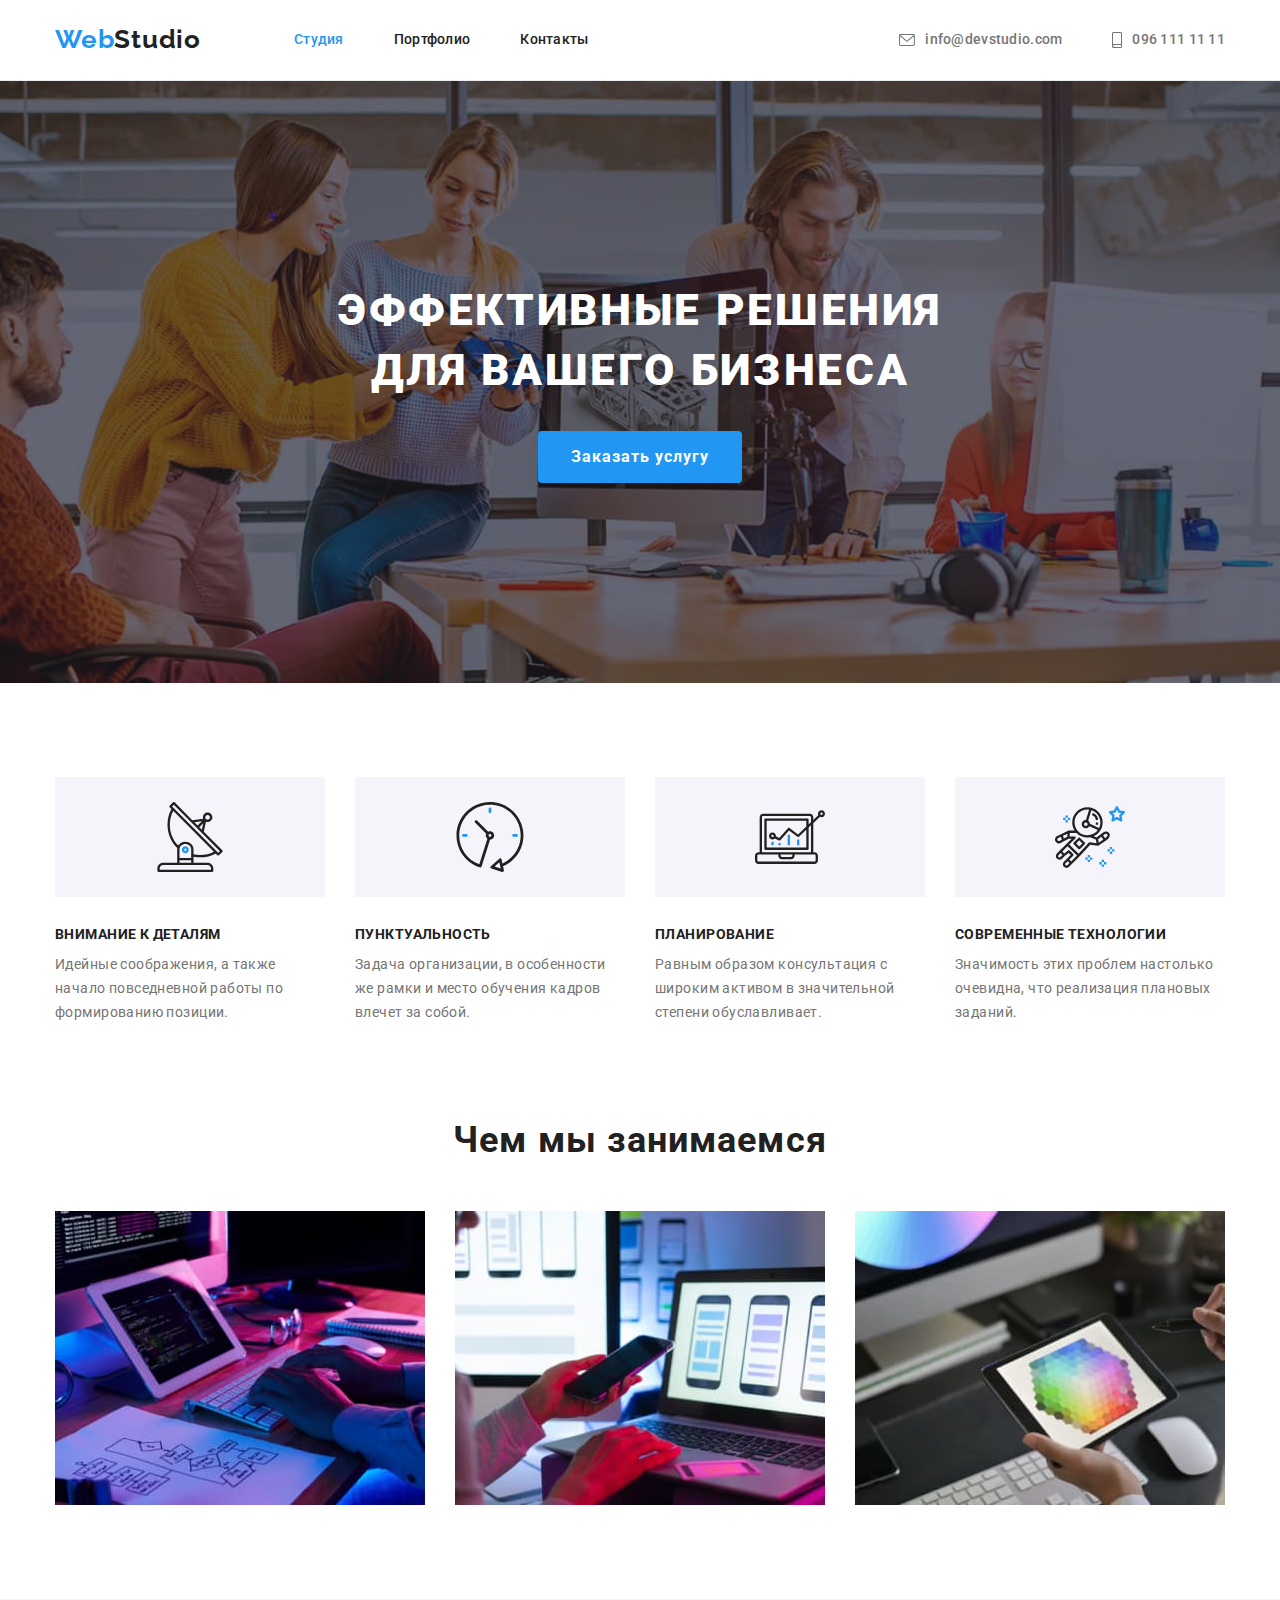
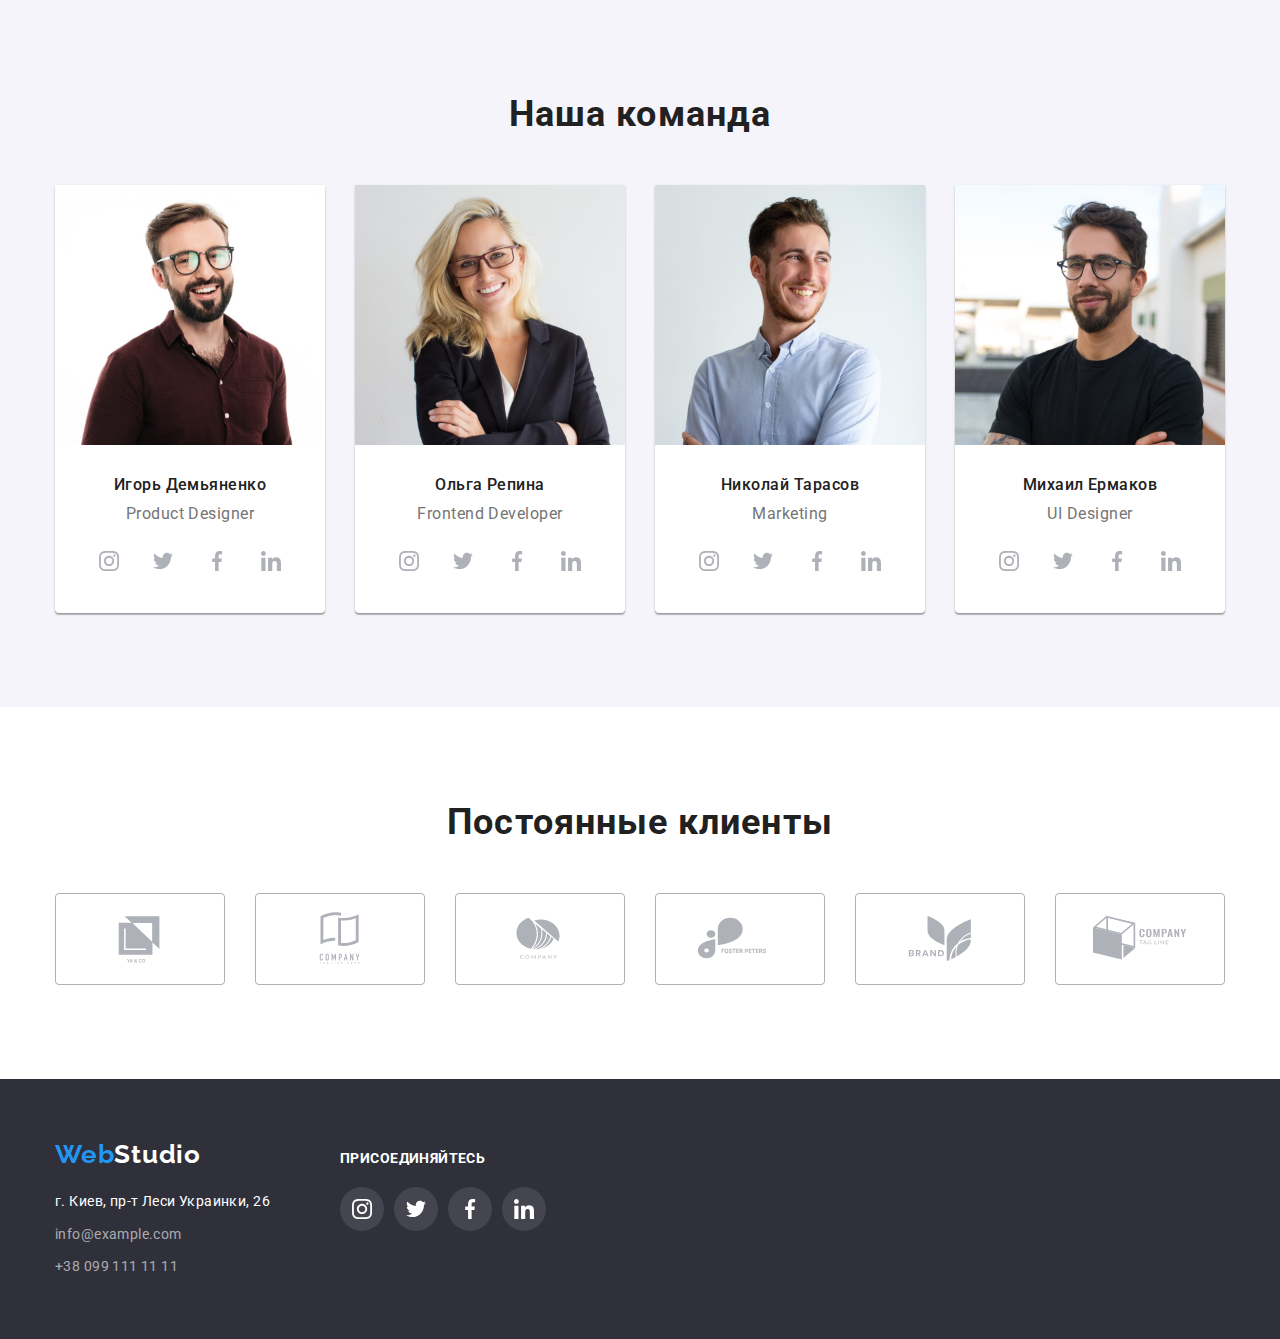
<file: index.html>
<!DOCTYPE html>
<html lang="ru">
  <head>
    <meta charset="UTF-8" />
    <meta http-equiv="X-UA-Compatible" content="IE=edge" />
    <meta name="viewport" content="width=device-width, initial-scale=1.0" />
    <title>WebStudio</title>
    <link rel="preconnect" href="https://fonts.googleapis.com" />
    <link rel="preconnect" href="https://fonts.gstatic.com" crossorigin />
    <link
      href="https://fonts.googleapis.com/css2?family=Raleway:wght@700&family=Roboto:wght@400;500;700;900&display=swap"
      rel="stylesheet"
    />
    <link
      rel="stylesheet"
      href="https://cdnjs.cloudflare.com/ajax/libs/modern-normalize/1.1.0/modern-normalize.min.css"
    />
    <link rel="stylesheet" href="./css/styles.css" />
  </head>
  <body>
    <!--Header-->
    <header class="header">
      <div class="container">
        <nav class="main-nav">
          <a href="" lang="en" class="logo link"><span>Web</span>Studio</a>
          <ul class="site-nav list">
            <li class="item">
              <a href="" class="link current">Студия</a>
            </li>
            <li class="item">
              <a href="./portfolio.html" class="link">Портфолио</a>
            </li>
            <li class="item"><a href="" class="link">Контакты</a></li>
          </ul>
        </nav>
        <ul class="site-nav list">
          <!--mail-icon-->
          <li class="item-contacts">
            <a href="mailto:info@devstudio.com" class="mail link">
              <svg class="header-icon" width="16" height="12">
                <use href="./images/icons.svg#icon-envelope-hover"></use></svg
              >info@devstudio.com
            </a>
          </li>
          <!--tel-icon-->
          <li class="item-contacts">
            <a href="tel:+380961111111" class="tel link"
              ><svg class="header-icon" width="10" height="16">
                <use href="./images/icons.svg#icon-smartphone"></use>
              </svg>
              096 111 11 11</a
            >
          </li>
        </ul>
      </div>
    </header>
    <!--Main content-->
    <main>
      <!--Hero-->
      <section class="hero">
        <div class="container">
          <h1 class="hero-title">Эффективные решения для вашего бизнеса</h1>
          <button type="button" class="hero-btn btn">Заказать услугу</button>
        </div>
      </section>
      <!--Features-->
      <section class="features section">
        <div class="container">
          <h2 class="title-hidden">Преимущества студии</h2>
          <ul class="features-list-icon list">
            <li class="features-item-icon">
              <svg class="features-icon" width="70" height="70">
                <use href="./images/icons.svg#icon-antenna"></use>
              </svg>
            </li>
            <li class="features-item-icon">
              <svg class="features-icon" width="70" height="70">
                <use href="./images/icons.svg#icon-clock"></use>
              </svg>
            </li>
            <li class="features-item-icon">
              <svg class="features-icon" width="70" height="70">
                <use href="./images/icons.svg#icon-diagram"></use>
              </svg>
            </li>
            <li class="features-item-icon">
              <svg class="features-icon" width="70" height="70">
                <use href="./images/icons.svg#icon-astronaut"></use>
              </svg>
            </li>
          </ul>
          <ul class="list features-item">
            <li class="features-text">
              <h3 class="title">Внимание к деталям</h3>
              <p class="text">
                Идейные соображения, а также начало повседневной работы по формированию позиции.
              </p>
            </li>
            <li class="features-text">
              <h3 class="title">Пунктуальность</h3>
              <p class="text">
                Задача организации, в особенности же рамки и место обучения кадров влечет за собой.
              </p>
            </li>
            <li class="features-text">
              <h3 class="title">Планирование</h3>
              <p class="text">
                Равным образом консультация с широким активом в значительной степени обуславливает.
              </p>
            </li>
            <li class="features-text">
              <h3 class="title">Современные технологии</h3>
              <p class="text">
                Значимость этих проблем настолько очевидна, что реализация плановых заданий.
              </p>
            </li>
          </ul>
        </div>
      </section>
      <!-------------Directions----------------->
      <section class="directions section">
        <div class="container">
          <h2 class="title">Чем мы занимаемся</h2>
          <ul class="list">
            <li class="img">
              <img src="./images/about-img-1.jpg" alt="десктоп" width="370" />
            </li>
            <li class="img">
              <img src="./images/about-img-2.jpg" alt="мобильный телефон" width="370" />
            </li>
            <li class="img">
              <img src="./images/about-img-3.jpg" alt="планшет" width="370" />
            </li>
          </ul>
        </div>
      </section>
      <!-------------Team------------->
      <section class="team section">
        <div class="container">
          <h2 class="title">Наша команда</h2>
          <ul class="list">
            <li class="foto">
              <img src="./images/foto-img-1.jpg" alt="фото работника" width="270" />
              <h3 class="name">Игорь Демьяненко</h3>
              <p lang="en" class="position">Product Designer</p>
              <ul class="team-soc-list list">
                <li class="team-soc-item">
                  <a href="" class="team-soc-link link">
                    <svg class="team-soc-icon" width="20" height="20">
                      <use href="./images/icons.svg#icon-instagram"></use>
                    </svg>
                  </a>
                </li>
                <li class="team-soc-item">
                  <a href="" class="team-soc-link link">
                    <svg class="team-soc-icon" width="20" height="20">
                      <use href="./images/icons.svg#icon-twitter"></use>
                    </svg>
                  </a>
                </li>
                <li class="team-soc-item">
                  <a href="" class="team-soc-link link">
                    <svg class="team-soc-icon" width="20" height="20">
                      <use href="./images/icons.svg#icon-facebook"></use>
                    </svg>
                  </a>
                </li>
                <li class="team-soc-item">
                  <a href="" class="team-soc-link link">
                    <svg class="team-soc-icon" width="20" height="20">
                      <use href="./images/icons.svg#icon-linkedin"></use>
                    </svg>
                  </a>
                </li>
              </ul>
            </li>
            <li class="foto">
              <img src="./images/foto-img-2.jpg" alt="фото работника" width="270" />
              <h3 class="name">Ольга Репина</h3>
              <p lang="en" class="position">Frontend Developer</p>
              <ul class="team-soc-list list">
                <li class="team-soc-item">
                  <a href="" class="team-soc-link link">
                    <svg class="team-soc-icon" width="20" height="20">
                      <use href="./images/icons.svg#icon-instagram"></use>
                    </svg>
                  </a>
                </li>
                <li class="team-soc-item">
                  <a href="" class="team-soc-link link">
                    <svg class="team-soc-icon" width="20" height="20">
                      <use href="./images/icons.svg#icon-twitter"></use>
                    </svg>
                  </a>
                </li>
                <li class="team-soc-item">
                  <a href="" class="team-soc-link link">
                    <svg class="team-soc-icon" width="20" height="20">
                      <use href="./images/icons.svg#icon-facebook"></use>
                    </svg>
                  </a>
                </li>
                <li class="team-soc-item">
                  <a href="" class="team-soc-link link">
                    <svg class="team-soc-icon" width="20" height="20">
                      <use href="./images/icons.svg#icon-linkedin"></use>
                    </svg>
                  </a>
                </li>
              </ul>
            </li>
            <li class="foto">
              <img src="./images/foto-img-3.jpg" alt="фото работника" width="270" />
              <h3 class="name">Николай Тарасов</h3>
              <p lang="en" class="position">Marketing</p>
              <ul class="team-soc-list list">
                <li class="team-soc-item">
                  <a href="" class="team-soc-link link">
                    <svg class="team-soc-icon" width="20" height="20">
                      <use href="./images/icons.svg#icon-instagram"></use>
                    </svg>
                  </a>
                </li>
                <li class="team-soc-item">
                  <a href="" class="team-soc-link link">
                    <svg class="team-soc-icon" width="20" height="20">
                      <use href="./images/icons.svg#icon-twitter"></use>
                    </svg>
                  </a>
                </li>
                <li class="team-soc-item">
                  <a href="" class="team-soc-link link">
                    <svg class="team-soc-icon" width="20" height="20">
                      <use href="./images/icons.svg#icon-facebook"></use>
                    </svg>
                  </a>
                </li>
                <li class="team-soc-item">
                  <a href="" class="team-soc-link link">
                    <svg class="team-soc-icon" width="20" height="20">
                      <use href="./images/icons.svg#icon-linkedin"></use>
                    </svg>
                  </a>
                </li>
              </ul>
            </li>
            <li class="foto">
              <img src="./images/foto-img-4.jpg" alt="фото работника" width="270" />
              <h3 class="name">Михаил Ермаков</h3>
              <p lang="en" class="position">UI Designer</p>
              <ul class="team-soc-list list">
                <li class="team-soc-item">
                  <a href="" class="team-soc-link link">
                    <svg class="team-soc-icon" width="20" height="20">
                      <use href="./images/icons.svg#icon-instagram"></use>
                    </svg>
                  </a>
                </li>
                <li class="team-soc-item">
                  <a href="" class="team-soc-link link">
                    <svg class="team-soc-icon" width="20" height="20">
                      <use href="./images/icons.svg#icon-twitter"></use>
                    </svg>
                  </a>
                </li>
                <li class="team-soc-item">
                  <a href="" class="team-soc-link link">
                    <svg class="team-soc-icon" width="20" height="20">
                      <use href="./images/icons.svg#icon-facebook"></use>
                    </svg>
                  </a>
                </li>
                <li class="team-soc-item">
                  <a href="" class="team-soc-link link">
                    <svg class="team-soc-icon" width="20" height="20">
                      <use href="./images/icons.svg#icon-linkedin"></use>
                    </svg>
                  </a>
                </li>
              </ul>
            </li>
          </ul>
        </div>
      </section>
      <!---------------Clients----------------------->
      <section class="clients section">
        <div class="container">
          <h2 class="title">Постоянные клиенты</h2>
          <ul class="clients-list list">
            <li class="clients-item">
              <a href="" class="clients-icon-link link"
                ><svg class="clients-icon" width="106" height="60">
                  <use href="./images/icons.svg#icon-Logo-1"></use></svg
              ></a>
            </li>
            <li class="clients-item">
              <a href="" class="clients-icon-link link"
                ><svg class="clients-icon" width="106" height="60">
                  <use href="./images/icons.svg#icon-Logo-2"></use></svg
              ></a>
            </li>
            <li class="clients-item">
              <a href="" class="clients-icon-link link"
                ><svg class="clients-icon" width="106" height="60">
                  <use href="./images/icons.svg#icon-Logo-3"></use></svg
              ></a>
            </li>
            <li class="clients-item">
              <a href="" class="clients-icon-link link"
                ><svg class="clients-icon" width="106" height="60">
                  <use href="./images/icons.svg#icon-Logo-4"></use></svg
              ></a>
            </li>
            <li class="clients-item">
              <a href="" class="clients-icon-link link"
                ><svg class="clients-icon" width="106" height="60">
                  <use href="./images/icons.svg#icon-Logo-5"></use></svg
              ></a>
            </li>
            <li class="clients-item">
              <a href="" class="clients-icon-link link"
                ><svg class="clients-icon" width="106" height="60">
                  <use href="./images/icons.svg#icon-Logo-6"></use></svg
              ></a>
            </li>
          </ul>
        </div>
      </section>
    </main>
    <!------Footer----------->
    <footer class="footer">
      <div class="container">
        <div class="footer-adress">
          <a href="" lang="en" class="link logo"><span>Web</span>Studio</a>
          <address>
            <ul class="list list-footer">
              <li>
                <a href="" class="link adress">г. Киев, пр-т Леси Украинки, 26</a>
              </li>
              <li><a href="" class="link mail">info@example.com</a></li>
              <li><a href="" class="link tel">+38 099 111 11 11</a></li>
            </ul>
          </address>
        </div>
        <div class="footer-social">
          <p class="footer-title">присоединяйтесь</p>
          <ul class="footer-soc-list list">
            <li class="footer-soc-item">
              <a href="" class="footer-soc-link link"
                ><svg class="team-soc-icon" width="20" height="20">
                  <use href="./images/icons.svg#icon-instagram"></use></svg
              ></a>
            </li>
            <li class="footer-soc-item">
              <a href="" class="footer-soc-link link"
                ><svg class="footer-soc-icon" width="20" height="20">
                  <use href="./images/icons.svg#icon-twitter"></use></svg
              ></a>
            </li>
            <li class="footer-soc-item">
              <a href="" class="footer-soc-link link"
                ><svg class="team-soc-icon" width="20" height="20">
                  <use href="./images/icons.svg#icon-facebook"></use></svg
              ></a>
            </li>
            <li class="footer-soc-item">
              <a href="" class="footer-soc-link link"
                ><svg class="team-soc-icon" width="20" height="20">
                  <use href="./images/icons.svg#icon-linkedin"></use></svg
              ></a>
            </li>
          </ul>
        </div>
      </div>
    </footer>
  </body>
</html>
</file>
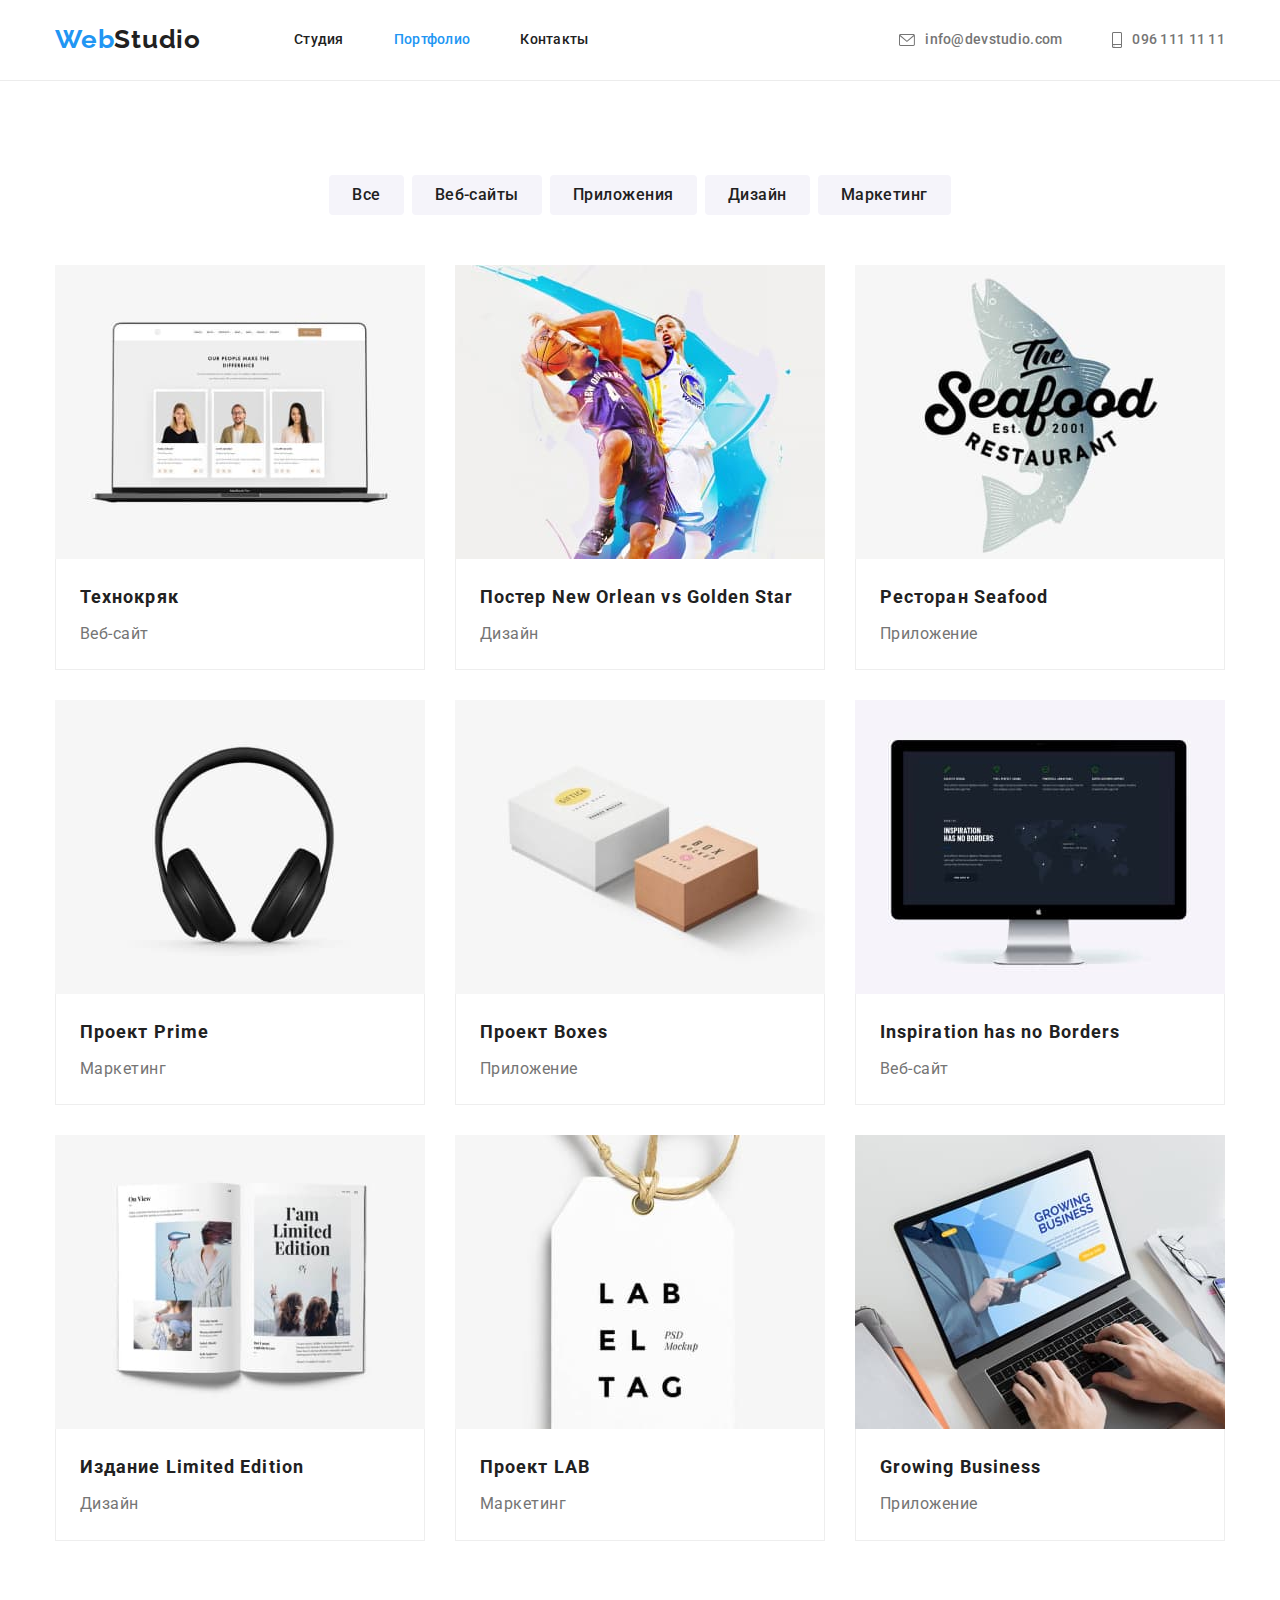
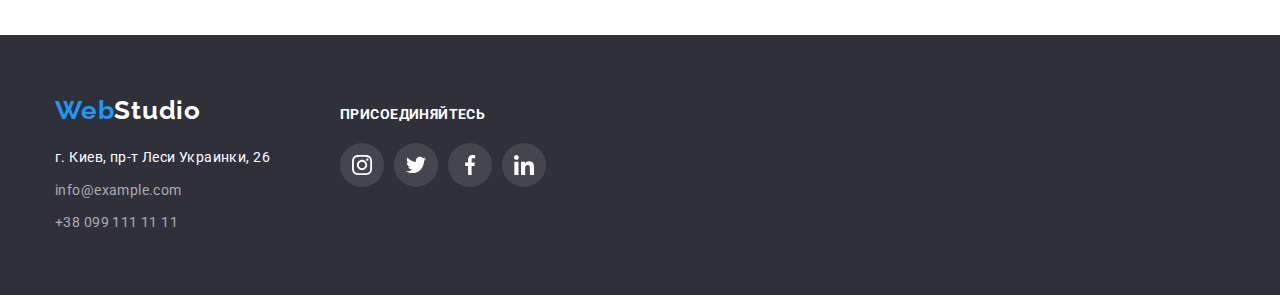
<file: portfolio.html>
<!DOCTYPE html>
<html lang="ru">
  <head>
    <meta charset="UTF-8" />
    <meta http-equiv="X-UA-Compatible" content="IE=edge" />
    <meta name="viewport" content="width=device-width, initial-scale=1.0" />
    <title>Портфолио</title>
    <link rel="preconnect" href="https://fonts.googleapis.com" />
    <link rel="preconnect" href="https://fonts.gstatic.com" crossorigin />
    <link
      href="https://fonts.googleapis.com/css2?family=Raleway:wght@700&family=Roboto:wght@400;500;700;900&display=swap"
      rel="stylesheet"
    />
    <link
      rel="stylesheet"
      href="https://cdnjs.cloudflare.com/ajax/libs/modern-normalize/1.1.0/modern-normalize.min.css"
    />
    <link rel="stylesheet" href="./css/styles.css" />
  </head>
  <body>
    <!--Header-->
    <header class="header">
      <div class="container">
        <nav class="main-nav">
          <a href="" lang="en" class="logo link"><span>Web</span>Studio</a>
          <ul class="site-nav list">
            <li class="item">
              <a href="./index.html" class="link">Студия</a>
            </li>
            <li class="item">
              <a href="" class="link current">Портфолио</a>
            </li>
            <li class="item"><a href="" class="link">Контакты</a></li>
          </ul>
        </nav>
        <ul class="site-nav list">
          <!--mail-icon-->
          <li class="item-contacts">
            <a href="mailto:info@devstudio.com" class="mail link">
              <svg class="header-icon" width="16" height="12">
                <use href="./images/icons.svg#icon-envelope-hover"></use></svg
              >info@devstudio.com
            </a>
          </li>
          <!--tel-icon-->
          <li class="item-contacts">
            <a href="tel:+380961111111" class="tel link"
              ><svg class="header-icon" width="10" height="16">
                <use href="./images/icons.svg#icon-smartphone"></use>
              </svg>
              096 111 11 11</a
            >
          </li>
        </ul>
      </div>
    </header>
    <!---------Gallery of works------->
    <main class="gallery">
      <section class="gallery section">
        <div class="container">
          <h1 class="title-hidden">Галерея работ</h1>
          <!--Filtr-->
          <ul class="list buttons">
            <li class="gallery-btn"><button type="button" class="btn">Все</button></li>
            <li class="gallery-btn"><button type="button" class="btn">Веб-сайты</button></li>
            <li class="gallery-btn"><button type="button" class="btn">Приложения</button></li>
            <li class="gallery-btn"><button type="button" class="btn">Дизайн</button></li>
            <li class="gallery-btn"><button type="button" class="btn">Маркетинг</button></li>
          </ul>
          <!--Examples-->
          <ul class="list examples">
            <li class="examples-link">
              <a href="" class="link">
                <img src="./images/img-work-1.jpg" alt="открытый ноутбук" width="370" />
                <div class="examples-title">
                  <h2 class="title">Технокряк</h2>
                  <p class="item">Веб-сайт</p>
                </div>
              </a>
            </li>
            <li class="examples-link">
              <a href="" class="link">
                <img src="./images/img-work-2.jpg" alt="два баскетболиста" width="370" />
                <div class="examples-title">
                  <h2 class="title">Постер New Orlean vs Golden Star</h2>
                  <p class="item">Дизайн</p>
                </div>
              </a>
            </li>
            <li class="examples-link">
              <a href="" class="link">
                <img src="./images/img-work-3.jpg" alt="рисунок рыбы" width="370" />
                <div class="examples-title">
                  <h2 class="title">Ресторан Seafood</h2>
                  <p class="item">Приложение</p>
                </div>
              </a>
            </li>
            <li class="examples-link">
              <a href="" class="link">
                <img src="./images/img-work-4.jpg" alt="наушники" width="370" />
                <div class="examples-title">
                  <h2 class="title">Проект Prime</h2>
                  <p class="item">Маркетинг</p>
                </div>
              </a>
            </li>
            <li class="examples-link">
              <a href="" class="link">
                <img src="./images/img-work-5.jpg" alt="две коробки" width="370" />
                <div class="examples-title">
                  <h2 class="title">Проект Boxes</h2>
                  <p class="item">Приложение</p>
                </div>
              </a>
            </li>
            <li class="examples-link">
              <a href="" class="link">
                <img src="./images/img-work-6.jpg" alt="монитор" width="370" />
                <div class="examples-title">
                  <h2 class="title">Inspiration has no Borders</h2>
                  <p class="item">Веб-сайт</p>
                </div>
              </a>
            </li>
            <li class="examples-link">
              <a href="" class="link">
                <img src="./images/img-work-7.jpg" alt="журнал" width="370" />
                <div class="examples-title">
                  <h2 class="title">Издание Limited Edition</h2>
                  <p class="item">Дизайн</p>
                </div>
              </a>
            </li>
            <li class="examples-link">
              <a href="" class="link">
                <img src="./images/img-work-8.jpg" alt="лейба" width="370" />
                <div class="examples-title">
                  <h2 class="title">Проект LAB</h2>
                  <p class="item">Маркетинг</p>
                </div>
              </a>
            </li>
            <li class="examples-link">
              <a href="" class="link">
                <img src="./images/img-work-9.jpg" alt="ноутбук" width="370" />
                <div class="examples-title">
                  <h2 class="title">Growing Business</h2>
                  <p class="item">Приложение</p>
                </div>
              </a>
            </li>
          </ul>
        </div>
      </section>
    </main>
    <!------Footer----------->
    <footer class="footer">
      <div class="container">
        <div class="footer-adress">
          <a href="" lang="en" class="link logo"><span>Web</span>Studio</a>
          <address>
            <ul class="list list-footer">
              <li>
                <a href="" class="link adress">г. Киев, пр-т Леси Украинки, 26</a>
              </li>
              <li><a href="" class="link mail">info@example.com</a></li>
              <li><a href="" class="link tel">+38 099 111 11 11</a></li>
            </ul>
          </address>
        </div>
        <div class="footer-social">
          <p class="footer-title">присоединяйтесь</p>
          <ul class="footer-soc-list list">
            <li class="footer-soc-item">
              <a href="" class="footer-soc-link link"
                ><svg class="team-soc-icon" width="20" height="20">
                  <use href="./images/icons.svg#icon-instagram"></use></svg
              ></a>
            </li>
            <li class="footer-soc-item">
              <a href="" class="footer-soc-link link"
                ><svg class="footer-soc-icon" width="20" height="20">
                  <use href="./images/icons.svg#icon-twitter"></use></svg
              ></a>
            </li>
            <li class="footer-soc-item">
              <a href="" class="footer-soc-link link"
                ><svg class="team-soc-icon" width="20" height="20">
                  <use href="./images/icons.svg#icon-facebook"></use></svg
              ></a>
            </li>
            <li class="footer-soc-item">
              <a href="" class="footer-soc-link link"
                ><svg class="team-soc-icon" width="20" height="20">
                  <use href="./images/icons.svg#icon-linkedin"></use></svg
              ></a>
            </li>
          </ul>
        </div>
      </div>
    </footer>
  </body>
</html>
</file>
<file: css/styles.css>
:root {
  --primary-text-color: #757575;
  --secondary-text-color: #212121;
  --accent-color: #2196f3;
  --background-color: #2f303a;
  --btn-color: #f5f4fa;
  --white-color: #ffffff;
  --mail-tel-color: rgba(255, 255, 255, 0.6);
  --border-color: #eeeeee;
  --borger-header: #ececec;
  --card-set-gap: 30px;
  --icon-color: #afb1b8;
}

body {
  font-family: 'Roboto', 'Open Sans', sans-serif;
  font-size: 14px;
  line-height: 1.71;
  letter-spacing: 0.03em;
  color: var(--primary-text-color);
  background: var(--white-color);
}

img {
  display: block;
  max-width: 100%;
  height: auto;
}

h1,
h2,
h3,
p {
  margin-top: 0;
  margin-bottom: 0;
}

.btn {
  border: 1px solid transparent;
  border-radius: 4px;
  text-align: center;
}

/* класы утилиты */
.list {
  list-style: none;
  padding: 0;
  margin: 0;
}

.link {
  text-decoration: none;
}

.container {
  width: 1200px;
  padding-left: 15px;
  padding-right: 15px;
  margin-left: auto;
  margin-right: auto;
}

.section {
  padding-top: 94px;
  padding-bottom: 94px;
}

/* -----------------------Header----------------------- */
/* -----------------------Logo----------------------- */
.logo {
  display: block;
  padding-top: 24px;
  padding-bottom: 25px;

  font-family: 'Raleway', sans-serif;
  font-weight: 700;
  font-size: 26px;
  line-height: 1.19;
  letter-spacing: 0.03em;
  color: var(--secondary-text-color);
}

.logo span {
  color: var(--accent-color);
}

.site-nav .link:hover,
.site-nav .link:focus {
  color: var(--accent-color);
}

/* ----------------------Navigation-------------------------- */
.main-nav,
.header .container,
.site-nav {
  display: flex;
  align-items: center;
}

.site-nav {
  margin-left: 93px;
}

.main-nav + .site-nav {
  margin-left: auto;
}

.site-nav .item:not(:last-child) {
  margin-right: 50px;
}

.site-nav .link {
  display: block;
  padding-top: 32px;
  padding-bottom: 32px;

  font-weight: 500;
  font-size: 14px;
  line-height: 1.14;
  letter-spacing: 0.02em;
  color: var(--secondary-text-color);
}

.site-nav .current {
  color: var(--accent-color);
}

.item-contacts + .item-contacts {
  margin-left: 50px;
}

.item-contacts .mail,
.item-contacts .tel {
  display: inline-flex;
  align-items: center;
  justify-content: center;
}

.header-icon {
  margin-right: 10px;
  fill: currentColor;
}

.site-nav .mail,
.site-nav .tel {
  color: var(--primary-text-color);
}

.header {
  border-bottom: 1px solid var(--borger-header);
}

/* ------------------------Hero------------------------------ */
.hero {
  max-width: 1600px;
  margin: 0 auto;
  padding-top: 200px;
  padding-bottom: 200px;

  text-align: center;
  background: var(--background-color);
  background-image: linear-gradient(rgba(47, 48, 58, 0.4), rgba(47, 48, 58, 0.4)),
    url(../images/Img-hero.jpg);
  background-repeat: no-repeat;
  background-position: center;
  background-size: cover;
}

.hero-title {
  width: 696px;
  margin-left: auto;
  margin-right: auto;
  margin-bottom: 30px;

  font-weight: 900;
  font-size: 44px;
  line-height: 1.36;
  letter-spacing: 0.06em;
  text-transform: uppercase;
  color: var(--white-color);
}

.hero-btn {
  padding: 10px 32px;
  min-width: 200px;

  font-family: inherit;
  font-weight: 700;
  font-size: 16px;
  line-height: 1.88;
  align-items: center;
  letter-spacing: 0.06em;
  color: var(--white-color);
  background: var(--accent-color);
  cursor: pointer;
}

.hero-btn:hover,
.hero-btn:focus {
  color: var(--white-color);
  background: var(--accent-color);
}

/* --------------------------Features------------------------------ */
.title-hidden {
  position: absolute;
  width: 1px;
  height: 1px;
  margin: -1px;
  border: 0;
  padding: 0;
  white-space: nowrap;
  clip-path: inset(100%);
  clip: rect(0 0 0 0);
  overflow: hidden;
}

.features-item,
.features-list-icon {
  display: flex;
}

.features-list-icon {
  margin-bottom: 30px;
}

.features-item-icon + .features-item-icon {
  margin-left: 30px;
}

.features-item-icon {
  width: 270px;
  height: 120px;
  display: flex;
  justify-content: center;
  align-items: center;

  background-color: var(--btn-color);
  color: var(--secondary-text-color);
}

.features-icon {
  fill: currentColor;
}

.features-text {
  width: 270px;
}

.features-text + .features-text {
  margin-left: 30px;
}

.features .title {
  margin-bottom: 10px;

  font-size: 14px;
  line-height: 1.14;
  letter-spacing: 0.03em;
  text-transform: uppercase;
  color: var(--secondary-text-color);
}

/* --------------------------Directions----------------------------- */
.directions .list {
  display: flex;
}

.directions .img + .img {
  margin-left: 30px;
}

.directions .title,
.team .title,
.clients .title {
  margin-bottom: 50px;

  font-size: 36px;
  line-height: 1.17;
  text-align: center;
  letter-spacing: 0.03em;
  color: var(--secondary-text-color);
}

.directions {
  padding-top: 0;
}

/* -----------------------------Team---------------------------------- */
.team .list {
  display: flex;
}

.team .foto + .foto {
  margin-left: 30px;
}

.foto {
  width: 270px;

  background: var(--white-color);
  border-radius: 0px 0px 4px 4px;
  box-shadow: 0px 1px 3px rgba(0, 0, 0, 0.12), 0px 1px 1px rgba(0, 0, 0, 0.14),
    0px 2px 1px rgba(0, 0, 0, 0.2);
}

.team img {
  margin-bottom: 30px;
}

.team .name {
  margin-bottom: 10px;

  font-weight: 500;
  color: var(--secondary-text-color);
}

.team .position {
  margin-bottom: 16px;
}

.team .position,
.team .name {
  font-size: 16px;
  line-height: 1.19;
  text-align: center;
  letter-spacing: 0.03em;
}

.team-soc-list {
  justify-content: center;
  margin-bottom: 30px;
}

.team-soc-item {
  width: 44px;
  height: 44px;
}

.team-soc-item + .team-soc-item {
  margin-left: 10px;
}

.team-soc-link {
  width: 100%;
  height: 100%;
  border-radius: 50%;
  display: flex;
  align-items: center;
  justify-content: center;
  background-color: var(--white-color);
  color: var(--icon-color);
}

.team-soc-icon {
  fill: currentColor;
}

.team-soc-link:hover,
.team-soc-link:focus {
  background-color: var(--accent-color);
  color: var(--white-color);
}

.team {
  background: var(--btn-color);
}

/* -----------------------------Clients---------------------------------- */
.clients-list {
  display: flex;
}

.clients-item + .clients-item {
  margin-left: 30px;
}

.clients-item {
  width: 170px;
  height: 92px;
}

.clients-icon-link {
  width: 100%;
  height: 100%;
  display: flex;
  justify-content: center;
  align-items: center;
  border: 1px solid var(--icon-color);
  fill: var(--icon-color);
  border-radius: 4px;
}

.clients-icon-link:hover,
.clients-icon-link:focus {
  fill: var(--accent-color);
  border: 1px solid var(--accent-color);
}

/* ------------------------------Footer-------------------------------------- */
.footer .container {
  display: flex;
  align-items: baseline;
}

.footer {
  padding-top: 60px;
  padding-bottom: 60px;

  background: var(--background-color);
}

.footer .logo {
  padding-top: 0;
  padding-bottom: 0;
  margin-bottom: 20px;

  color: var(--white-color);
  display: inline-block;
}

.list-footer .link:hover,
.list-footer .link:focus {
  color: var(--accent-color);
}

.footer .adress,
.footer .mail,
.footer .tel {
  display: inline-block;
  font-style: normal;
  font-weight: 400;
  font-size: 14px;
  line-height: 1.7;
  letter-spacing: 0.03em;
}

.footer .adress {
  margin-bottom: 9px;

  color: var(--white-color);
}

.footer .mail {
  margin-bottom: 9px;
}

.footer .mail,
.footer .tel {
  color: var(--mail-tel-color);
}

.footer-social {
  margin-left: 70px;
}

.footer-title {
  margin-bottom: 20px;

  font-weight: 700;
  line-height: 1.14;
  text-transform: uppercase;
  color: var(--white-color);
}

.footer-soc-list {
  display: flex;
  justify-content: center;
}

.footer-soc-item + .footer-soc-item {
  margin-left: 10px;
}

.footer-soc-item {
  width: 44px;
  height: 44px;
}

.footer-soc-link {
  width: 100%;
  height: 100%;
  border-radius: 50%;
  display: flex;
  align-items: center;
  justify-content: center;
  background-color: rgba(255, 255, 255, 0.1);
  color: var(--white-color);
}

.footer-soc-icon {
  fill: currentColor;
}

.footer-soc-link:hover,
.footer-soc-link:focus {
  background-color: var(--accent-color);
}

/* ---------------------Gallery of works-------------------------- */
/* ------------------------Filtr-------------------- */
.gallery .buttons {
  display: flex;
  margin-bottom: 50px;
  justify-content: center;
}

.gallery .btn {
  padding: 6px 22px;

  font-family: inherit;
  font-weight: 500;
  font-size: 16px;
  line-height: 1.6;
  letter-spacing: 0.03em;
  color: var(--secondary-text-color);
  background: var(--btn-color);
  cursor: pointer;
}

.gallery-btn + .gallery-btn {
  margin-left: 8px;
}

.gallery .btn:hover,
.gallery .btn:focus {
  color: var(--white-color);
  background: var(--accent-color);
  box-shadow: 0px 3px 1px rgba(0, 0, 0, 0.1), 0px 1px 2px rgba(0, 0, 0, 0.08),
    0px 2px 2px rgba(0, 0, 0, 0.12);
}

/* ------------------------Exampels-------------------- */
.examples {
  display: flex;
  flex-wrap: wrap;
  margin-left: calc(-1 * var(--card-set-gap));
  margin-top: calc(-1 * var(--card-set-gap));
}

.examples-link {
  margin-left: var(--card-set-gap);
  margin-top: var(--card-set-gap);
}

.examples .link {
  flex-basis: calc((100%-3 * var(--card-set-gap)) / 3);
  display: block;
}

.examples .link:hover,
.examples .link:focus {
  box-shadow: 0px 1px 1px rgba(0, 0, 0, 0.12), 0px 4px 4px rgba(0, 0, 0, 0.06),
    1px 4px 6px rgba(0, 0, 0, 0.16);
}

.examples-title {
  padding: 20px 24px;
  border: 1px solid var(--border-color);
  border-top: 0;
}

.examples .title {
  margin-bottom: 4px;

  font-weight: 700;
  font-size: 18px;
  line-height: 2;
  letter-spacing: 0.06em;
  color: var(--secondary-text-color);
}

.examples .item {
  font-weight: 400;
  font-size: 16px;
  line-height: 1.9;
  letter-spacing: 0.03em;
  color: var(--primary-text-color);
}
</file>
